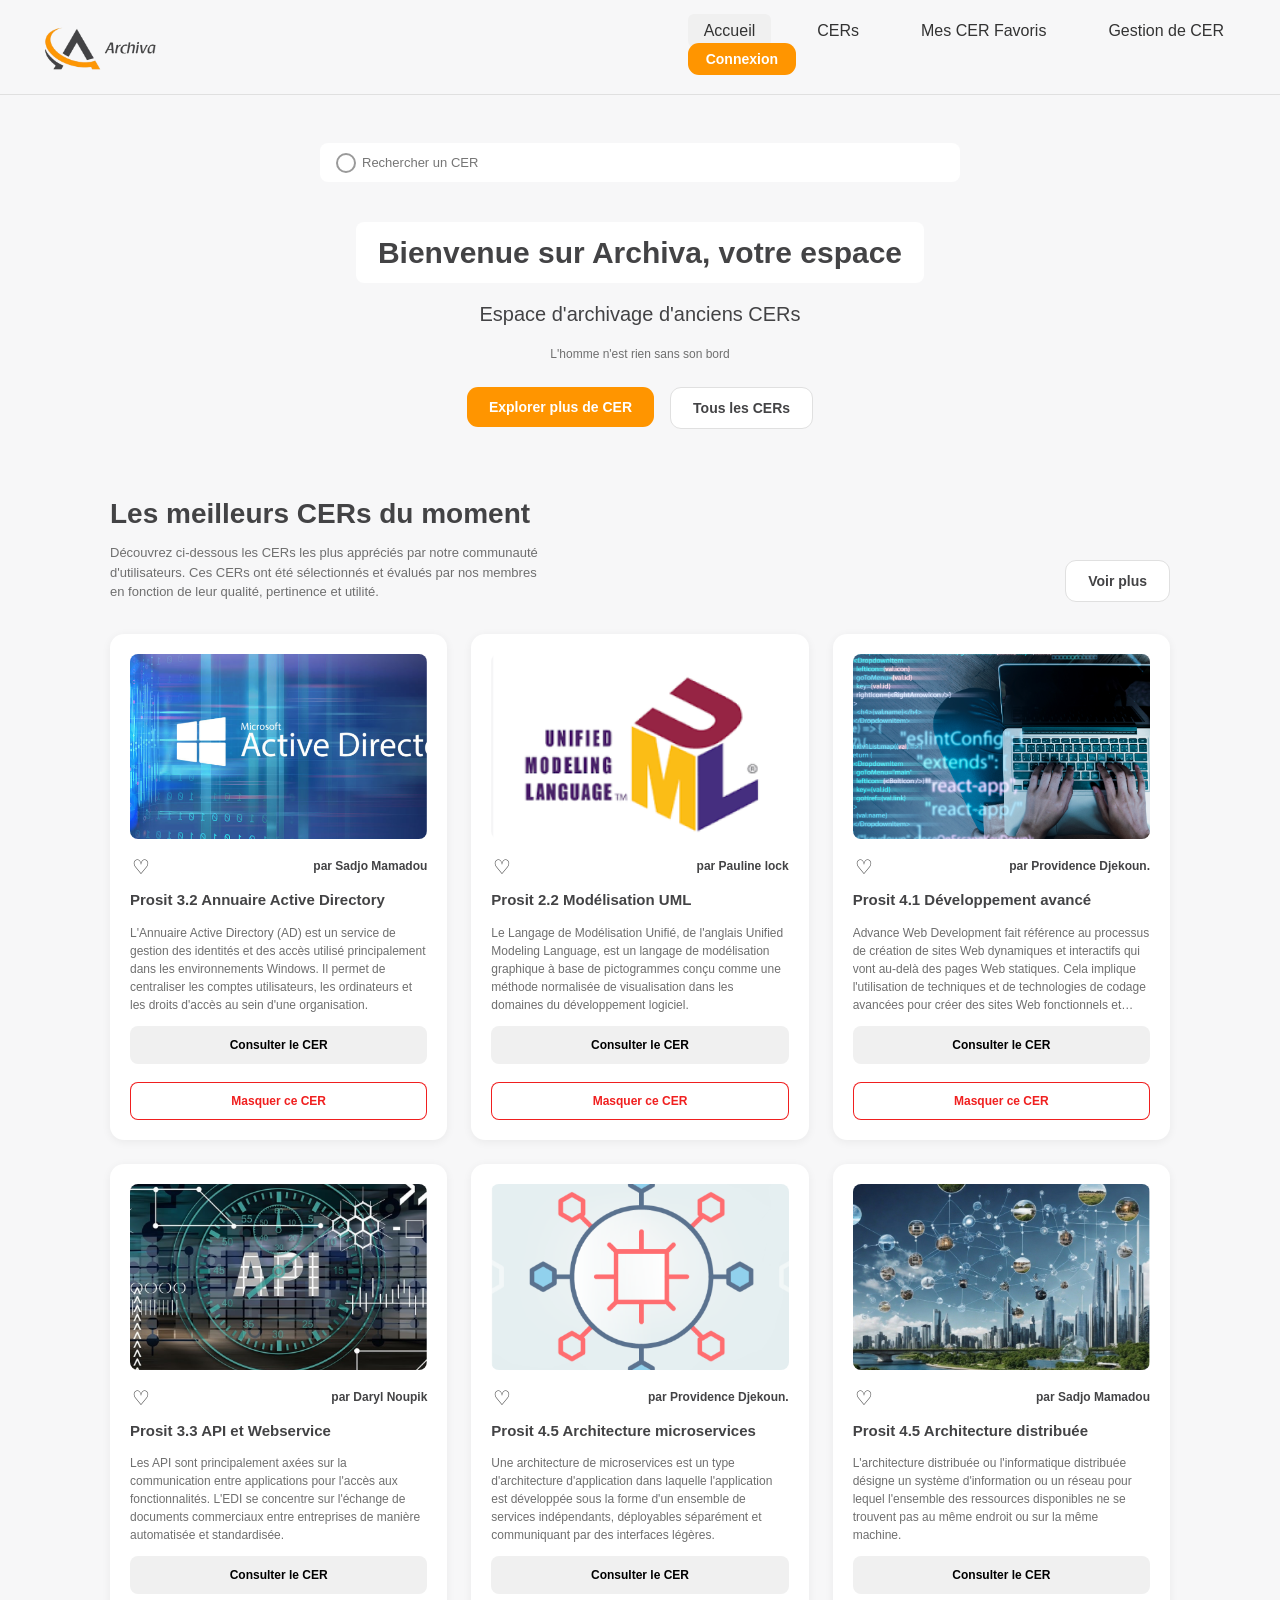
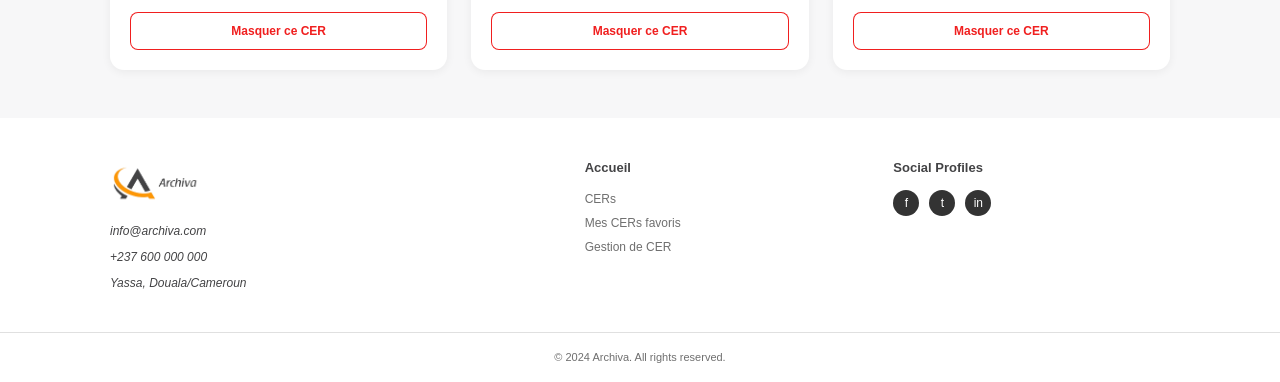
<file: index.html>
<!DOCTYPE html>
<html lang="fr">
<head>
    <meta charset="utf-8">
    <meta name="viewport" content="width=device-width, initial-scale=1.0">
    <title>Archiva - Accueil</title>
    <link rel="stylesheet" href="styles/style.css">
    <link rel="stylesheet" href="styles/header.css">
    <link rel="stylesheet" href="styles/hero.css">
    <link rel="stylesheet" href="styles/cards.css">
    <link rel="stylesheet" href="styles/footer.css">
    <link rel="stylesheet" href="styles/responsive.css">
</head>
<body>

    <header>
        <nav>
            <div class="logo">
                <img src="assets/images/logo.png" alt="Archiva logo">
            </div>

            <!-- Menu mobile sans JavaScript : case cochée = menu ouvert -->
            <input type="checkbox" id="menu-toggle" class="nav_toggle">
            <label for="menu-toggle" class="nav_burger" aria-label="Ouvrir le menu"><span></span></label>

            <div class="nav_panel">
                <label for="menu-toggle" class="nav_close" aria-label="Fermer le menu">&times;</label>
                <ul>
                    <li><a href="index.html" class="nav_link nav_link--active">Accueil</a></li>
                    <li><a href="cers.html" class="nav_link">CERs</a></li>
                    <li><a href="favoris.html" class="nav_link">Mes CER Favoris</a></li>
                    <li><a href="mes-cers.html" class="nav_link">Gestion de CER</a></li>
                </ul>
                <a href="connexion.html"><button class="connexion">Connexion</button></a>
            </div>
        </nav>
    </header>

    <main>
        <section class="hero container">
            <div class="hero_search">
                <input type="search" placeholder="Rechercher un CER">
            </div>
            <h1 class="hero_title">Bienvenue sur Archiva, votre espace</h1>
            <p class="hero_subtitle">Espace d'archivage d'anciens CERs</p>
            <p class="hero_quote">L'homme n'est rien sans son bord</p>
            <div class="hero_actions">
                <a href="cers.html"><button class="btn btn--primary">Explorer plus de CER</button></a>
                <a href="cers.html"><button class="btn btn--secondary">Tous les CERs</button></a>
            </div>
        </section>

        <section class="featured container">
            <div class="featured_header">
                <div>
                    <h2 class="featured_title">Les meilleurs CERs du moment</h2>
                    <p class="featured_text">Découvrez ci-dessous les CERs les plus appréciés par notre communauté d'utilisateurs. Ces CERs ont été sélectionnés et évalués par nos membres en fonction de leur qualité, pertinence et utilité.</p>
                </div>
                <button type="button" id="btn-voir-plus" class="btn btn--secondary">Voir plus</button>
            </div>

            <div class="card_list">
            <article class="card">
                <img class="card_image" src="assets/images/active-directory.png" alt="Active Directory">
                <div class="card_body">
                    <div class="card_meta">
                        <button type="button" class="card_fav" aria-label="Ajouter aux favoris"></button>
                        <span>par Sadjo Mamadou</span>
                    </div>
                    <h3 class="card_title">Prosit 3.2 Annuaire Active Directory</h3>
                    <p class="card_text">L'Annuaire Active Directory (AD) est un service de gestion des identités et des accès utilisé principalement dans les environnements Windows. Il permet de centraliser les comptes utilisateurs, les ordinateurs et les droits d'accès au sein d'une organisation.</p>
                    <button type="button" class="card_btn">Consulter le CER</button>
                </div>
            </article>
            <article class="card">
                <img class="card_image" src="assets/images/uml.png" alt="Unified Modeling Language">
                <div class="card_body">
                    <div class="card_meta">
                        <button type="button" class="card_fav" aria-label="Ajouter aux favoris"></button>
                        <span>par Pauline lock</span>
                    </div>
                    <h3 class="card_title">Prosit 2.2 Modélisation UML</h3>
                    <p class="card_text">Le Langage de Modélisation Unifié, de l'anglais Unified Modeling Language, est un langage de modélisation graphique à base de pictogrammes conçu comme une méthode normalisée de visualisation dans les domaines du développement logiciel.</p>
                    <button type="button" class="card_btn">Consulter le CER</button>
                </div>
            </article>
            <article class="card">
                <img class="card_image" src="assets/images/advanced-dev.png" alt="Développement avancé">
                <div class="card_body">
                    <div class="card_meta">
                        <button type="button" class="card_fav" aria-label="Ajouter aux favoris"></button>
                        <span>par Providence Djekoun.</span>
                    </div>
                    <h3 class="card_title">Prosit 4.1 Développement avancé</h3>
                    <p class="card_text">Advance Web Development fait référence au processus de création de sites Web dynamiques et interactifs qui vont au-delà des pages Web statiques. Cela implique l'utilisation de techniques et de technologies de codage avancées pour créer des sites Web fonctionnels et visuellement attrayants qui améliorent l'expérience utilisateur.</p>
                    <button type="button" class="card_btn">Consulter le CER</button>
                </div>
            </article>
            <article class="card">
                <img class="card_image" src="assets/images/api.png" alt="API et Webservice">
                <div class="card_body">
                    <div class="card_meta">
                        <button type="button" class="card_fav" aria-label="Ajouter aux favoris"></button>
                        <span>par Daryl Noupik</span>
                    </div>
                    <h3 class="card_title">Prosit 3.3 API et Webservice</h3>
                    <p class="card_text">Les API sont principalement axées sur la communication entre applications pour l'accès aux fonctionnalités. L'EDI se concentre sur l'échange de documents commerciaux entre entreprises de manière automatisée et standardisée.</p>
                    <button type="button" class="card_btn">Consulter le CER</button>
                </div>
            </article>
            <article class="card">
                <img class="card_image" src="assets/images/microservices.png" alt="Architecture microservices">
                <div class="card_body">
                    <div class="card_meta">
                        <button type="button" class="card_fav" aria-label="Ajouter aux favoris"></button>
                        <span>par Providence Djekoun.</span>
                    </div>
                    <h3 class="card_title">Prosit 4.5 Architecture microservices</h3>
                    <p class="card_text">Une architecture de microservices est un type d'architecture d'application dans laquelle l'application est développée sous la forme d'un ensemble de services indépendants, déployables séparément et communiquant par des interfaces légères.</p>
                    <button type="button" class="card_btn">Consulter le CER</button>
                </div>
            </article>
            <article class="card">
                <img class="card_image" src="assets/images/distributed.png" alt="Architecture distribuée">
                <div class="card_body">
                    <div class="card_meta">
                        <button type="button" class="card_fav" aria-label="Ajouter aux favoris"></button>
                        <span>par Sadjo Mamadou</span>
                    </div>
                    <h3 class="card_title">Prosit 4.5 Architecture distribuée</h3>
                    <p class="card_text">L'architecture distribuée ou l'informatique distribuée désigne un système d'information ou un réseau pour lequel l'ensemble des ressources disponibles ne se trouvent pas au même endroit ou sur la même machine.</p>
                    <button type="button" class="card_btn">Consulter le CER</button>
                </div>
            </article>
            </div>
        </section>
    </main>

    <footer>
        <div class="footer_container container">
            <div class="footer_brand">
                <img class="footer_logo" src="assets/images/logo.png" alt="Archiva logo">
                <address class="footer_contact">
                    <p>info@archiva.com</p>
                    <p>+237 600 000 000</p>
                    <p>Yassa, Douala/Cameroun</p>
                </address>
            </div>

            <nav>
                <h3 class="footer_title"><a href="index.html">Accueil</a></h3>
                <ul class="footer_links">
                    <li><a href="cers.html">CERs</a></li>
                    <li><a href="favoris.html">Mes CERs favoris</a></li>
                    <li><a href="mes-cers.html">Gestion de CER</a></li>
                </ul>
            </nav>

            <div>
                <h3 class="footer_title">Social Profiles</h3>
                <div class="footer_icons">
                    <a href="#" class="footer_icon" aria-label="Facebook">f</a>
                    <a href="#" class="footer_icon" aria-label="Twitter">t</a>
                    <a href="#" class="footer_icon" aria-label="LinkedIn">in</a>
                </div>
            </div>
        </div>
        <p class="footer_copyright">&copy; 2024 Archiva. All rights reserved.</p>
    </footer>

    <script src="https://code.jquery.com/jquery-3.7.1.min.js"></script>
    <script src="script.js" defer></script>
</body>
</html>
</file>
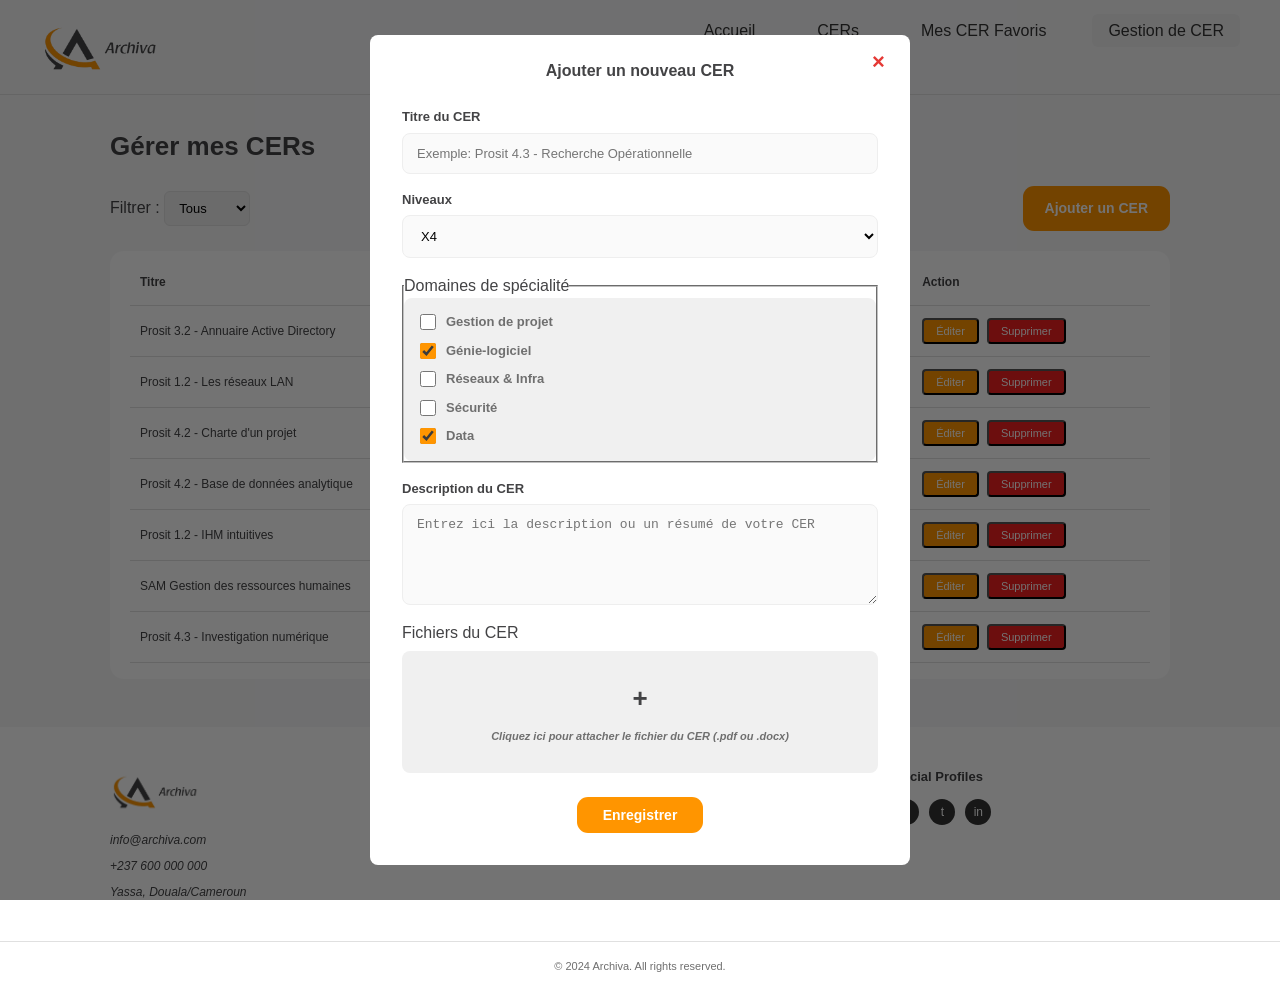
<file: add-cer.html>
<!DOCTYPE html>
<html lang="fr">
<head>
    <meta charset="utf-8">
    <meta name="viewport" content="width=device-width, initial-scale=1.0">
    <title>Archiva - Ajouter un CER</title>
    <link rel="stylesheet" href="styles/style.css">
    <link rel="stylesheet" href="styles/header.css">
    <link rel="stylesheet" href="styles/table.css">
    <link rel="stylesheet" href="styles/catalog.css">
    <link rel="stylesheet" href="styles/modal.css">
    <link rel="stylesheet" href="styles/footer.css">
    <link rel="stylesheet" href="styles/responsive.css">
</head>
<body>

    <header>
        <nav>
            <div class="logo">
                <img src="assets/images/logo.png" alt="Archiva logo">
            </div>

            <!-- Menu mobile sans JavaScript : case cochée = menu ouvert -->
            <input type="checkbox" id="menu-toggle" class="nav_toggle">
            <label for="menu-toggle" class="nav_burger" aria-label="Ouvrir le menu"><span></span></label>

            <div class="nav_panel">
                <label for="menu-toggle" class="nav_close" aria-label="Fermer le menu">&times;</label>
                <ul>
                    <li><a href="index.html" class="nav_link">Accueil</a></li>
                    <li><a href="cers.html" class="nav_link">CERs</a></li>
                    <li><a href="favoris.html" class="nav_link">Mes CER Favoris</a></li>
                    <li><a href="mes-cers.html" class="nav_link nav_link--active">Gestion de CER</a></li>
                </ul>
                <a href="connexion.html"><button class="connexion">Connexion</button></a>
            </div>
        </nav>
    </header>

    <main class="container">
        <h1 class="page_title">Gérer mes CERs</h1>

        <div class="manage_bar">
            <label>Filtrer :
                <select>
                    <option>Tous</option>
                    <option>X1</option><option>X2</option><option>X3</option><option>X4</option><option>X5</option>
                </select>
            </label>
            <a href="add-cer.html" class="btn btn--primary">Ajouter un CER</a>
        </div>

        <div class="table_wrapper">
            <table>
                <thead>
                    <tr>
                        <th>Titre</th>
                        <th>Spécialité</th>
                        <th>Niveaux</th>
                        <th>Date &uarr;</th>
                        <th>Action</th>
                    </tr>
                </thead>
                <tbody>
                <tr>
                    <td>Prosit 3.2 - Annuaire Active Directory</td>
                    <td>Réseaux et Infra; Sécurité</td>
                    <td>X3</td>
                    <td>11/07/2024</td>
                    <td>
                        <div class="table_actions">
                            <button class="btn--table btn--edit">Éditer</button>
                            <button class="btn--table btn--delete">Supprimer</button>
                        </div>
                    </td>
                </tr>
                <tr>
                    <td>Prosit 1.2 - Les réseaux LAN</td>
                    <td>Réseaux et Infra; Sécurité</td>
                    <td>X1</td>
                    <td>13/02/2024</td>
                    <td>
                        <div class="table_actions">
                            <button class="btn--table btn--edit">Éditer</button>
                            <button class="btn--table btn--delete">Supprimer</button>
                        </div>
                    </td>
                </tr>
                <tr>
                    <td>Prosit 4.2 - Charte d'un projet</td>
                    <td>Gestion de projet</td>
                    <td>X4</td>
                    <td>01/07/2024</td>
                    <td>
                        <div class="table_actions">
                            <button class="btn--table btn--edit">Éditer</button>
                            <button class="btn--table btn--delete">Supprimer</button>
                        </div>
                    </td>
                </tr>
                <tr>
                    <td>Prosit 4.2 - Base de données analytique</td>
                    <td>Data</td>
                    <td>X3</td>
                    <td>11/07/2024</td>
                    <td>
                        <div class="table_actions">
                            <button class="btn--table btn--edit">Éditer</button>
                            <button class="btn--table btn--delete">Supprimer</button>
                        </div>
                    </td>
                </tr>
                <tr>
                    <td>Prosit 1.2 - IHM intuitives</td>
                    <td>Génie-logiciel</td>
                    <td>X1</td>
                    <td>11/07/2024</td>
                    <td>
                        <div class="table_actions">
                            <button class="btn--table btn--edit">Éditer</button>
                            <button class="btn--table btn--delete">Supprimer</button>
                        </div>
                    </td>
                </tr>
                <tr>
                    <td>SAM Gestion des ressources humaines</td>
                    <td>Gestion de projet</td>
                    <td>X5</td>
                    <td>11/09/2024</td>
                    <td>
                        <div class="table_actions">
                            <button class="btn--table btn--edit">Éditer</button>
                            <button class="btn--table btn--delete">Supprimer</button>
                        </div>
                    </td>
                </tr>
                <tr>
                    <td>Prosit 4.3 - Investigation numérique</td>
                    <td>Sécurité</td>
                    <td>X3</td>
                    <td>11/07/2024</td>
                    <td>
                        <div class="table_actions">
                            <button class="btn--table btn--edit">Éditer</button>
                            <button class="btn--table btn--delete">Supprimer</button>
                        </div>
                    </td>
                </tr>
                </tbody>
            </table>
        </div>
    </main>

    <div class="modal">
        <div class="modal_dialog">
            <a href="mes-cers.html" class="modal_close" aria-label="Fermer">&times;</a>
            <h2 class="modal_title">Ajouter un nouveau CER</h2>

            <form action="#" method="post">
                <div class="field">
                    <label for="titre">Titre du CER</label>
                    <input type="text" id="titre" name="titre" placeholder="Exemple: Prosit 4.3 - Recherche Opérationnelle" required>
                </div>

                <div class="field">
                    <label for="niveau">Niveaux</label>
                    <select id="niveau" name="niveau">
                        <option>X1</option><option>X2</option><option>X3</option><option selected>X4</option><option>X5</option>
                    </select>
                </div>

                <fieldset class="field">
                    <legend>Domaines de spécialité</legend>
                    <div class="checkbox_box">
                <label class="option"><input type="checkbox" name="domaine"> Gestion de projet</label>
                <label class="option"><input type="checkbox" name="domaine" checked> Génie-logiciel</label>
                <label class="option"><input type="checkbox" name="domaine"> Réseaux & Infra</label>
                <label class="option"><input type="checkbox" name="domaine"> Sécurité</label>
                <label class="option"><input type="checkbox" name="domaine" checked> Data</label>
                    </div>
                </fieldset>

                <div class="field">
                    <label for="description">Description du CER</label>
                    <textarea id="description" name="description" rows="5" placeholder="Entrez ici la description ou un résumé de votre CER"></textarea>
                </div>

                <div class="field">
                    <span>Fichiers du CER</span>
                    <label class="dropzone">
                        <input type="file" name="fichier" accept=".pdf,.docx">
                        <span class="dropzone_icon">+</span>
                        <span class="dropzone_text">Cliquez ici pour attacher le fichier du CER (.pdf ou .docx)</span>
                    </label>
                </div>

                <button type="submit" class="btn btn--primary modal_submit">Enregistrer</button>
            </form>
        </div>
    </div>

    <footer>
        <div class="footer_container container">
            <div class="footer_brand">
                <img class="footer_logo" src="assets/images/logo.png" alt="Archiva logo">
                <address class="footer_contact">
                    <p>info@archiva.com</p>
                    <p>+237 600 000 000</p>
                    <p>Yassa, Douala/Cameroun</p>
                </address>
            </div>

            <nav>
                <h3 class="footer_title"><a href="index.html">Accueil</a></h3>
                <ul class="footer_links">
                    <li><a href="cers.html">CERs</a></li>
                    <li><a href="favoris.html">Mes CERs favoris</a></li>
                    <li><a href="mes-cers.html">Gestion de CER</a></li>
                </ul>
            </nav>

            <div>
                <h3 class="footer_title">Social Profiles</h3>
                <div class="footer_icons">
                    <a href="#" class="footer_icon" aria-label="Facebook">f</a>
                    <a href="#" class="footer_icon" aria-label="Twitter">t</a>
                    <a href="#" class="footer_icon" aria-label="LinkedIn">in</a>
                </div>
            </div>
        </div>
        <p class="footer_copyright">&copy; 2024 Archiva. All rights reserved.</p>
    </footer>

    <script src="https://code.jquery.com/jquery-3.7.1.min.js"></script>
    <script src="script.js" defer></script>
</body>
</html>
</file>
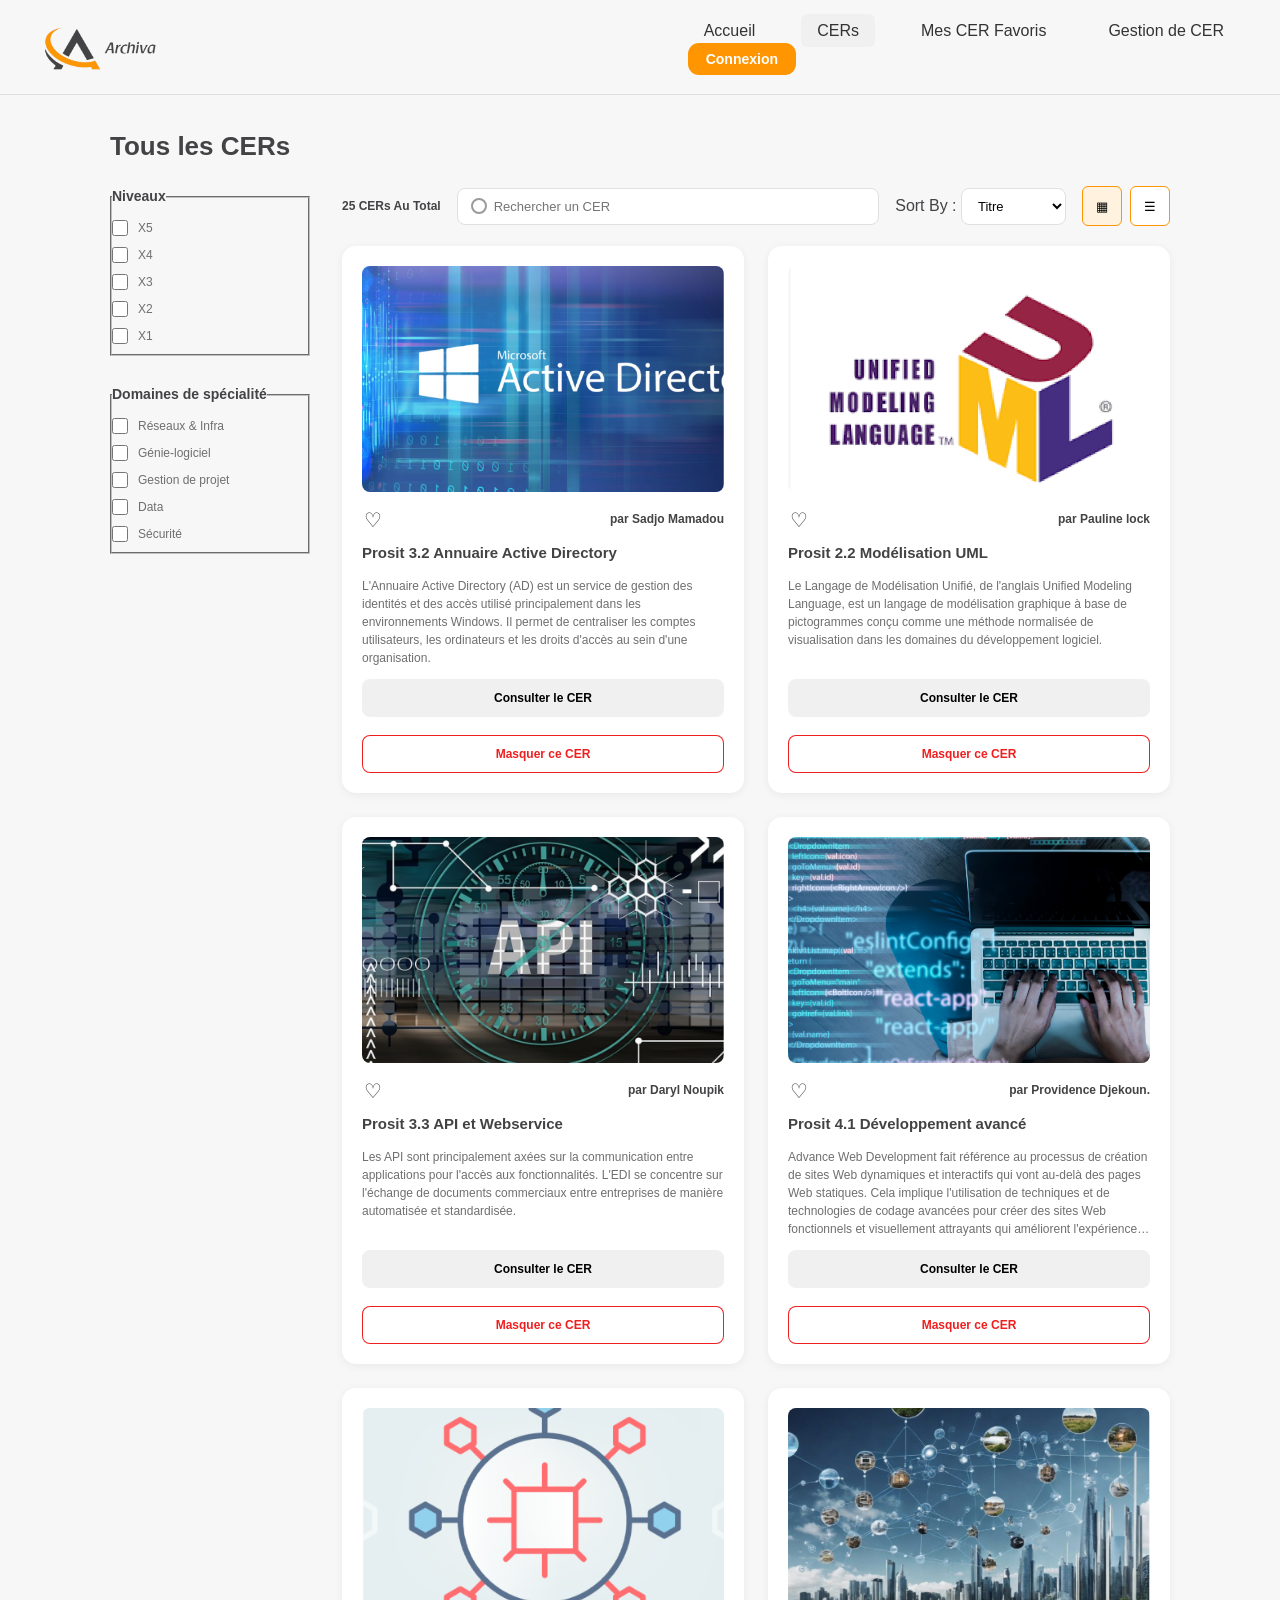
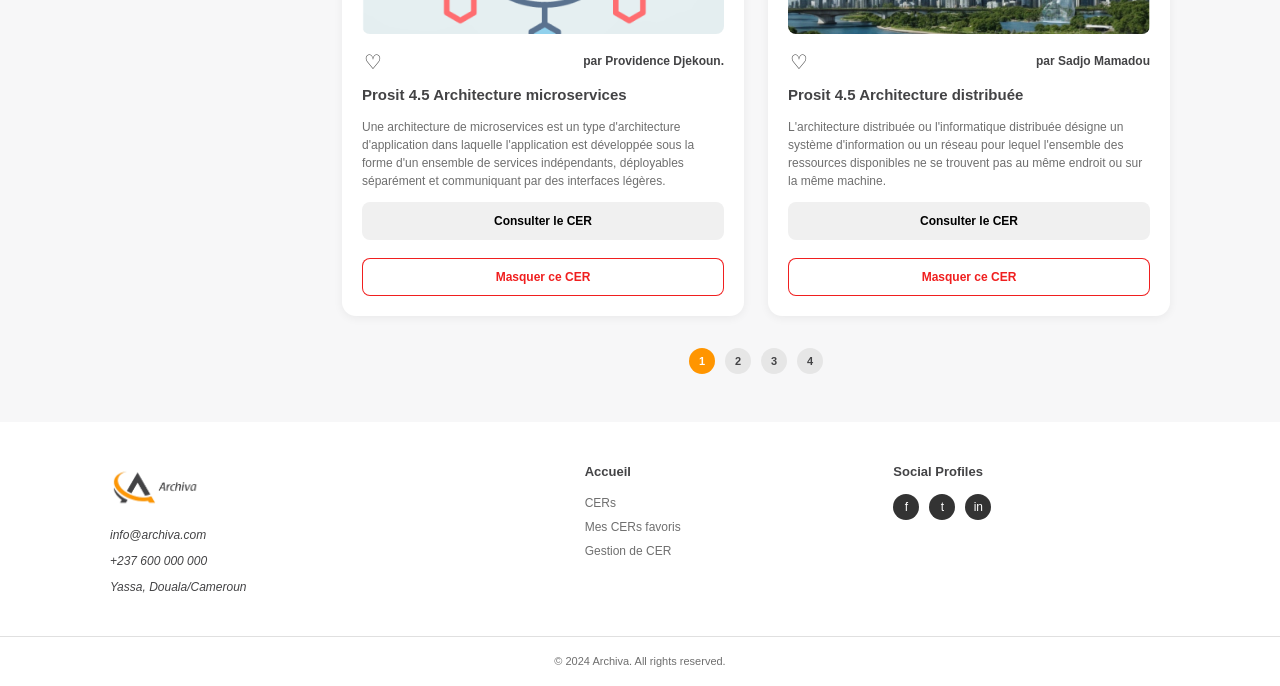
<file: cers.html>
<!DOCTYPE html>
<html lang="fr">
<head>
    <meta charset="utf-8">
    <meta name="viewport" content="width=device-width, initial-scale=1.0">
    <title>Archiva - Tous les CERs</title>
    <link rel="stylesheet" href="styles/style.css">
    <link rel="stylesheet" href="styles/header.css">
    <link rel="stylesheet" href="styles/cards.css">
    <link rel="stylesheet" href="styles/catalog.css">
    <link rel="stylesheet" href="styles/footer.css">
    <link rel="stylesheet" href="styles/responsive.css">
</head>
<body>

    <header>
        <nav>
            <div class="logo">
                <img src="assets/images/logo.png" alt="Archiva logo">
            </div>

            <!-- Menu mobile sans JavaScript : case cochée = menu ouvert -->
            <input type="checkbox" id="menu-toggle" class="nav_toggle">
            <label for="menu-toggle" class="nav_burger" aria-label="Ouvrir le menu"><span></span></label>

            <div class="nav_panel">
                <label for="menu-toggle" class="nav_close" aria-label="Fermer le menu">&times;</label>
                <ul>
                    <li><a href="index.html" class="nav_link">Accueil</a></li>
                    <li><a href="cers.html" class="nav_link nav_link--active">CERs</a></li>
                    <li><a href="favoris.html" class="nav_link">Mes CER Favoris</a></li>
                    <li><a href="mes-cers.html" class="nav_link">Gestion de CER</a></li>
                </ul>
                <a href="connexion.html"><button class="connexion">Connexion</button></a>
            </div>
        </nav>
    </header>

    <main class="container">
        <h1 class="page_title">Tous les CERs</h1>
        <div class="catalog">
        <aside class="filters">
            <fieldset class="filters_group">
                <legend class="filters_title">Niveaux</legend>
                <label class="option"><input type="checkbox" name="niveau"> X5</label>
                <label class="option"><input type="checkbox" name="niveau"> X4</label>
                <label class="option"><input type="checkbox" name="niveau"> X3</label>
                <label class="option"><input type="checkbox" name="niveau"> X2</label>
                <label class="option"><input type="checkbox" name="niveau"> X1</label>
            </fieldset>
            <fieldset class="filters_group">
                <legend class="filters_title">Domaines de spécialité</legend>
                <label class="option"><input type="checkbox" name="domaine"> Réseaux & Infra</label>
                <label class="option"><input type="checkbox" name="domaine"> Génie-logiciel</label>
                <label class="option"><input type="checkbox" name="domaine"> Gestion de projet</label>
                <label class="option"><input type="checkbox" name="domaine"> Data</label>
                <label class="option"><input type="checkbox" name="domaine"> Sécurité</label>
            </fieldset>
        </aside>

            <section>
            <div class="toolbar">
                <p class="toolbar_count">25 CERs Au Total</p>
                <div class="toolbar_search">
                    <input type="search" placeholder="Rechercher un CER">
                </div>
                <label class="toolbar_sort">Sort By :
                    <select class="select">
                        <option>Titre</option>
                        <option>Date</option>
                        <option>Niveau</option>
                    </select>
                </label>
                <div class="view_toggle">
                    <button type="button" class="view_toggle--active" aria-label="Vue grille">&#9638;</button>
                    <button type="button" aria-label="Vue liste">&#9776;</button>
                </div>
            </div>
                <div class="card_list">
            <article class="card">
                <img class="card_image" src="assets/images/active-directory.png" alt="Active Directory">
                <div class="card_body">
                    <div class="card_meta">
                        <button type="button" class="card_fav" aria-label="Ajouter aux favoris"></button>
                        <span>par Sadjo Mamadou</span>
                    </div>
                    <h3 class="card_title">Prosit 3.2 Annuaire Active Directory</h3>
                    <p class="card_text">L'Annuaire Active Directory (AD) est un service de gestion des identités et des accès utilisé principalement dans les environnements Windows. Il permet de centraliser les comptes utilisateurs, les ordinateurs et les droits d'accès au sein d'une organisation.</p>
                    <button type="button" class="card_btn">Consulter le CER</button>
                </div>
            </article>
            <article class="card">
                <img class="card_image" src="assets/images/uml.png" alt="Unified Modeling Language">
                <div class="card_body">
                    <div class="card_meta">
                        <button type="button" class="card_fav" aria-label="Ajouter aux favoris"></button>
                        <span>par Pauline lock</span>
                    </div>
                    <h3 class="card_title">Prosit 2.2 Modélisation UML</h3>
                    <p class="card_text">Le Langage de Modélisation Unifié, de l'anglais Unified Modeling Language, est un langage de modélisation graphique à base de pictogrammes conçu comme une méthode normalisée de visualisation dans les domaines du développement logiciel.</p>
                    <button type="button" class="card_btn">Consulter le CER</button>
                </div>
            </article>
            <article class="card">
                <img class="card_image" src="assets/images/api.png" alt="API et Webservice">
                <div class="card_body">
                    <div class="card_meta">
                        <button type="button" class="card_fav" aria-label="Ajouter aux favoris"></button>
                        <span>par Daryl Noupik</span>
                    </div>
                    <h3 class="card_title">Prosit 3.3 API et Webservice</h3>
                    <p class="card_text">Les API sont principalement axées sur la communication entre applications pour l'accès aux fonctionnalités. L'EDI se concentre sur l'échange de documents commerciaux entre entreprises de manière automatisée et standardisée.</p>
                    <button type="button" class="card_btn">Consulter le CER</button>
                </div>
            </article>
            <article class="card">
                <img class="card_image" src="assets/images/advanced-dev.png" alt="Développement avancé">
                <div class="card_body">
                    <div class="card_meta">
                        <button type="button" class="card_fav" aria-label="Ajouter aux favoris"></button>
                        <span>par Providence Djekoun.</span>
                    </div>
                    <h3 class="card_title">Prosit 4.1 Développement avancé</h3>
                    <p class="card_text">Advance Web Development fait référence au processus de création de sites Web dynamiques et interactifs qui vont au-delà des pages Web statiques. Cela implique l'utilisation de techniques et de technologies de codage avancées pour créer des sites Web fonctionnels et visuellement attrayants qui améliorent l'expérience utilisateur.</p>
                    <button type="button" class="card_btn">Consulter le CER</button>
                </div>
            </article>
            <article class="card">
                <img class="card_image" src="assets/images/microservices.png" alt="Architecture microservices">
                <div class="card_body">
                    <div class="card_meta">
                        <button type="button" class="card_fav" aria-label="Ajouter aux favoris"></button>
                        <span>par Providence Djekoun.</span>
                    </div>
                    <h3 class="card_title">Prosit 4.5 Architecture microservices</h3>
                    <p class="card_text">Une architecture de microservices est un type d'architecture d'application dans laquelle l'application est développée sous la forme d'un ensemble de services indépendants, déployables séparément et communiquant par des interfaces légères.</p>
                    <button type="button" class="card_btn">Consulter le CER</button>
                </div>
            </article>
            <article class="card">
                <img class="card_image" src="assets/images/distributed.png" alt="Architecture distribuée">
                <div class="card_body">
                    <div class="card_meta">
                        <button type="button" class="card_fav" aria-label="Ajouter aux favoris"></button>
                        <span>par Sadjo Mamadou</span>
                    </div>
                    <h3 class="card_title">Prosit 4.5 Architecture distribuée</h3>
                    <p class="card_text">L'architecture distribuée ou l'informatique distribuée désigne un système d'information ou un réseau pour lequel l'ensemble des ressources disponibles ne se trouvent pas au même endroit ou sur la même machine.</p>
                    <button type="button" class="card_btn">Consulter le CER</button>
                </div>
            </article>
                </div>

                <nav class="pagination">
                    <a href="#" class="pagination_item pagination_item--active">1</a>
                    <a href="#" class="pagination_item">2</a>
                    <a href="#" class="pagination_item">3</a>
                    <a href="#" class="pagination_item">4</a>
                </nav>
            </section>
        </div>
    </main>

    <footer>
        <div class="footer_container container">
            <div class="footer_brand">
                <img class="footer_logo" src="assets/images/logo.png" alt="Archiva logo">
                <address class="footer_contact">
                    <p>info@archiva.com</p>
                    <p>+237 600 000 000</p>
                    <p>Yassa, Douala/Cameroun</p>
                </address>
            </div>

            <nav>
                <h3 class="footer_title"><a href="index.html">Accueil</a></h3>
                <ul class="footer_links">
                    <li><a href="cers.html">CERs</a></li>
                    <li><a href="favoris.html">Mes CERs favoris</a></li>
                    <li><a href="mes-cers.html">Gestion de CER</a></li>
                </ul>
            </nav>

            <div>
                <h3 class="footer_title">Social Profiles</h3>
                <div class="footer_icons">
                    <a href="#" class="footer_icon" aria-label="Facebook">f</a>
                    <a href="#" class="footer_icon" aria-label="Twitter">t</a>
                    <a href="#" class="footer_icon" aria-label="LinkedIn">in</a>
                </div>
            </div>
        </div>
        <p class="footer_copyright">&copy; 2024 Archiva. All rights reserved.</p>
    </footer>

    <script src="https://code.jquery.com/jquery-3.7.1.min.js"></script>
    <script src="script.js" defer></script>
</body>
</html>
</file>
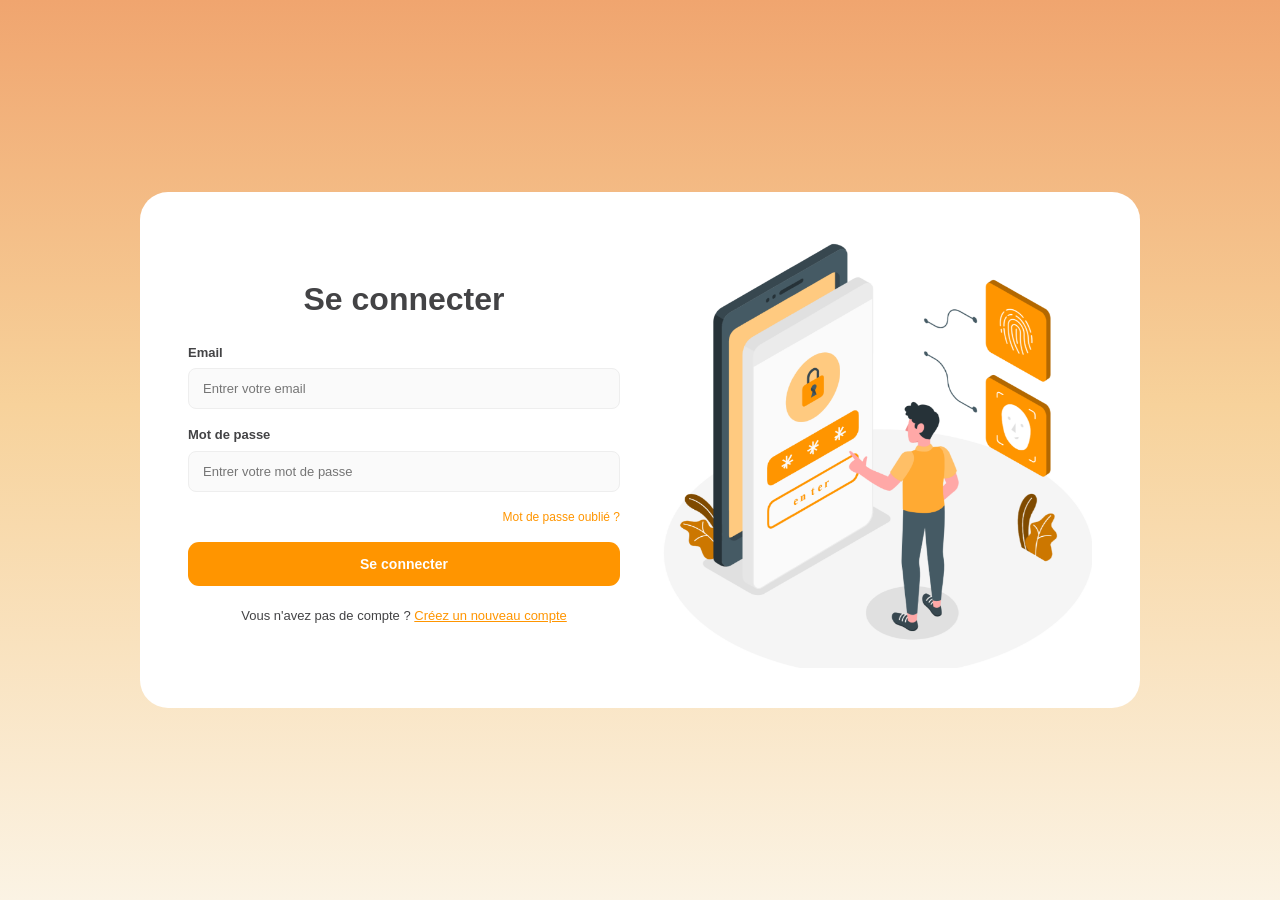
<file: connexion.html>
<!DOCTYPE html>
<html lang="fr">
<head>
    <meta charset="utf-8">
    <meta name="viewport" content="width=device-width, initial-scale=1.0">
    <title>Archiva - Connexion</title>
    <link rel="stylesheet" href="styles/style.css">
    <link rel="stylesheet" href="styles/header.css">
    <link rel="stylesheet" href="styles/auth.css">
    <link rel="stylesheet" href="styles/footer.css">
    <link rel="stylesheet" href="styles/responsive.css">
</head>
<body>

    <main class="auth_page">
        <div class="auth_card">
            <form action="#" method="post">
                <h1 class="auth_title">Se connecter</h1>
                <div class="field">
                    <label for="email">Email</label>
                    <input type="email" id="email" name="email" placeholder="Entrer votre email" required>
                </div>
                <div class="field">
                    <label for="password">Mot de passe</label>
                    <input type="password" id="password" name="password" placeholder="Entrer votre mot de passe" required>
                </div>
                <a href="#" class="auth_forgot">Mot de passe oublié ?</a>
                <button type="submit" class="btn btn--primary btn--block">Se connecter</button>
                <p class="auth_switch">Vous n'avez pas de compte ? <a href="inscription.html">Créez un nouveau compte</a></p>
            </form>
            <img class="auth_illustration" src="assets/images/login.png" alt="">
        </div>
    </main>

    <script src="https://code.jquery.com/jquery-3.7.1.min.js"></script>
    <script src="script.js" defer></script>
</body>
</html>
</file>
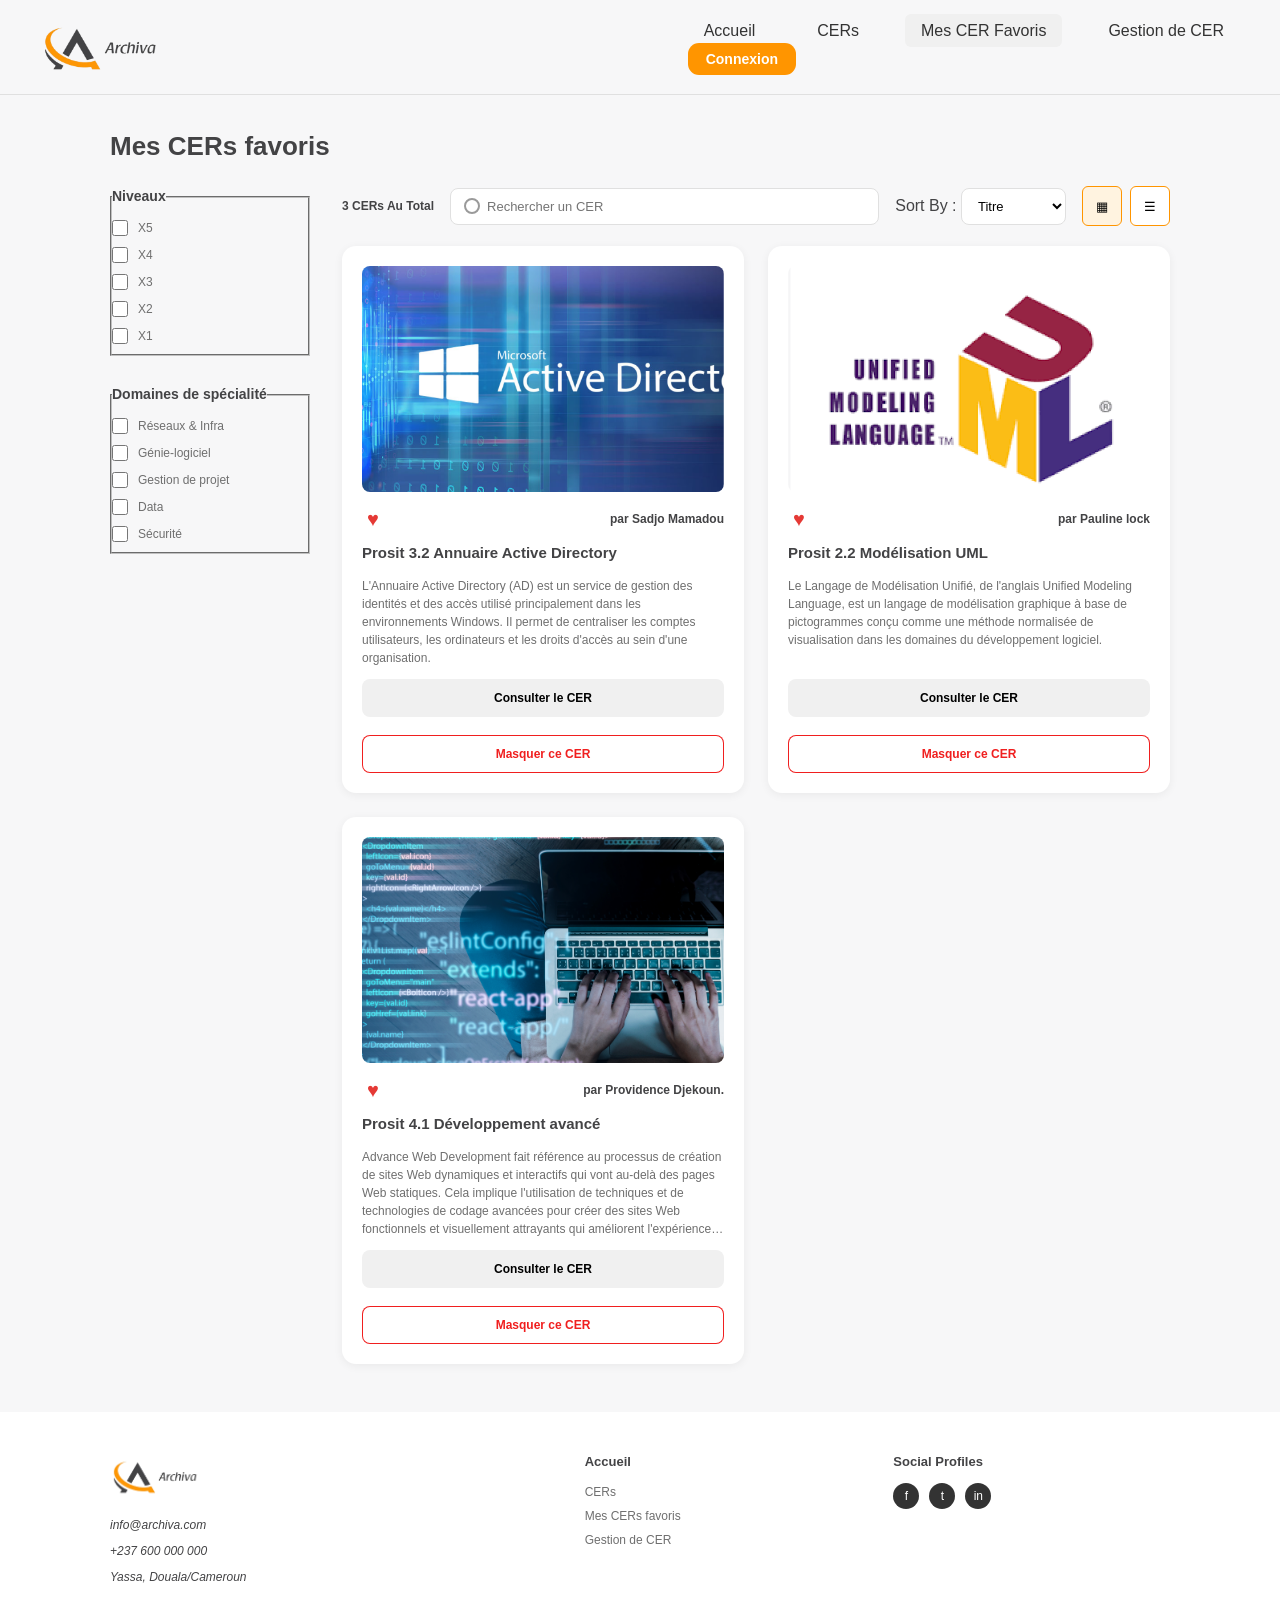
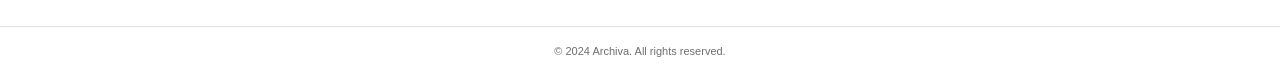
<file: favoris.html>
<!DOCTYPE html>
<html lang="fr">
<head>
    <meta charset="utf-8">
    <meta name="viewport" content="width=device-width, initial-scale=1.0">
    <title>Archiva - Mes CERs favoris</title>
    <link rel="stylesheet" href="styles/style.css">
    <link rel="stylesheet" href="styles/header.css">
    <link rel="stylesheet" href="styles/cards.css">
    <link rel="stylesheet" href="styles/catalog.css">
    <link rel="stylesheet" href="styles/footer.css">
    <link rel="stylesheet" href="styles/responsive.css">
</head>
<body>

    <header>
        <nav>
            <div class="logo">
                <img src="assets/images/logo.png" alt="Archiva logo">
            </div>

            <!-- Menu mobile sans JavaScript : case cochée = menu ouvert -->
            <input type="checkbox" id="menu-toggle" class="nav_toggle">
            <label for="menu-toggle" class="nav_burger" aria-label="Ouvrir le menu"><span></span></label>

            <div class="nav_panel">
                <label for="menu-toggle" class="nav_close" aria-label="Fermer le menu">&times;</label>
                <ul>
                    <li><a href="index.html" class="nav_link">Accueil</a></li>
                    <li><a href="cers.html" class="nav_link">CERs</a></li>
                    <li><a href="favoris.html" class="nav_link nav_link--active">Mes CER Favoris</a></li>
                    <li><a href="mes-cers.html" class="nav_link">Gestion de CER</a></li>
                </ul>
                <a href="connexion.html"><button class="connexion">Connexion</button></a>
            </div>
        </nav>
    </header>

    <main class="container">
        <h1 class="page_title">Mes CERs favoris</h1>
        <div class="catalog">
        <aside class="filters">
            <fieldset class="filters_group">
                <legend class="filters_title">Niveaux</legend>
                <label class="option"><input type="checkbox" name="niveau"> X5</label>
                <label class="option"><input type="checkbox" name="niveau"> X4</label>
                <label class="option"><input type="checkbox" name="niveau"> X3</label>
                <label class="option"><input type="checkbox" name="niveau"> X2</label>
                <label class="option"><input type="checkbox" name="niveau"> X1</label>
            </fieldset>
            <fieldset class="filters_group">
                <legend class="filters_title">Domaines de spécialité</legend>
                <label class="option"><input type="checkbox" name="domaine"> Réseaux & Infra</label>
                <label class="option"><input type="checkbox" name="domaine"> Génie-logiciel</label>
                <label class="option"><input type="checkbox" name="domaine"> Gestion de projet</label>
                <label class="option"><input type="checkbox" name="domaine"> Data</label>
                <label class="option"><input type="checkbox" name="domaine"> Sécurité</label>
            </fieldset>
        </aside>

            <section>
            <div class="toolbar">
                <p class="toolbar_count">3 CERs Au Total</p>
                <div class="toolbar_search">
                    <input type="search" placeholder="Rechercher un CER">
                </div>
                <label class="toolbar_sort">Sort By :
                    <select class="select">
                        <option>Titre</option>
                        <option>Date</option>
                        <option>Niveau</option>
                    </select>
                </label>
                <div class="view_toggle">
                    <button type="button" class="view_toggle--active" aria-label="Vue grille">&#9638;</button>
                    <button type="button" aria-label="Vue liste">&#9776;</button>
                </div>
            </div>
                <div class="card_list">
            <article class="card">
                <img class="card_image" src="assets/images/active-directory.png" alt="Active Directory">
                <div class="card_body">
                    <div class="card_meta">
                        <button type="button" class="card_fav card_fav--active" aria-label="Retirer des favoris"></button>
                        <span>par Sadjo Mamadou</span>
                    </div>
                    <h3 class="card_title">Prosit 3.2 Annuaire Active Directory</h3>
                    <p class="card_text">L'Annuaire Active Directory (AD) est un service de gestion des identités et des accès utilisé principalement dans les environnements Windows. Il permet de centraliser les comptes utilisateurs, les ordinateurs et les droits d'accès au sein d'une organisation.</p>
                    <button type="button" class="card_btn">Consulter le CER</button>
                </div>
            </article>
            <article class="card">
                <img class="card_image" src="assets/images/uml.png" alt="Unified Modeling Language">
                <div class="card_body">
                    <div class="card_meta">
                        <button type="button" class="card_fav card_fav--active" aria-label="Retirer des favoris"></button>
                        <span>par Pauline lock</span>
                    </div>
                    <h3 class="card_title">Prosit 2.2 Modélisation UML</h3>
                    <p class="card_text">Le Langage de Modélisation Unifié, de l'anglais Unified Modeling Language, est un langage de modélisation graphique à base de pictogrammes conçu comme une méthode normalisée de visualisation dans les domaines du développement logiciel.</p>
                    <button type="button" class="card_btn">Consulter le CER</button>
                </div>
            </article>
            <article class="card">
                <img class="card_image" src="assets/images/advanced-dev.png" alt="Développement avancé">
                <div class="card_body">
                    <div class="card_meta">
                        <button type="button" class="card_fav card_fav--active" aria-label="Retirer des favoris"></button>
                        <span>par Providence Djekoun.</span>
                    </div>
                    <h3 class="card_title">Prosit 4.1 Développement avancé</h3>
                    <p class="card_text">Advance Web Development fait référence au processus de création de sites Web dynamiques et interactifs qui vont au-delà des pages Web statiques. Cela implique l'utilisation de techniques et de technologies de codage avancées pour créer des sites Web fonctionnels et visuellement attrayants qui améliorent l'expérience utilisateur.</p>
                    <button type="button" class="card_btn">Consulter le CER</button>
                </div>
            </article>
                </div>
            </section>
        </div>
    </main>

    <footer>
        <div class="footer_container container">
            <div class="footer_brand">
                <img class="footer_logo" src="assets/images/logo.png" alt="Archiva logo">
                <address class="footer_contact">
                    <p>info@archiva.com</p>
                    <p>+237 600 000 000</p>
                    <p>Yassa, Douala/Cameroun</p>
                </address>
            </div>

            <nav>
                <h3 class="footer_title"><a href="index.html">Accueil</a></h3>
                <ul class="footer_links">
                    <li><a href="cers.html">CERs</a></li>
                    <li><a href="favoris.html">Mes CERs favoris</a></li>
                    <li><a href="mes-cers.html">Gestion de CER</a></li>
                </ul>
            </nav>

            <div>
                <h3 class="footer_title">Social Profiles</h3>
                <div class="footer_icons">
                    <a href="#" class="footer_icon" aria-label="Facebook">f</a>
                    <a href="#" class="footer_icon" aria-label="Twitter">t</a>
                    <a href="#" class="footer_icon" aria-label="LinkedIn">in</a>
                </div>
            </div>
        </div>
        <p class="footer_copyright">&copy; 2024 Archiva. All rights reserved.</p>
    </footer>

    <script src="https://code.jquery.com/jquery-3.7.1.min.js"></script>
    <script src="script.js" defer></script>
</body>
</html>
</file>
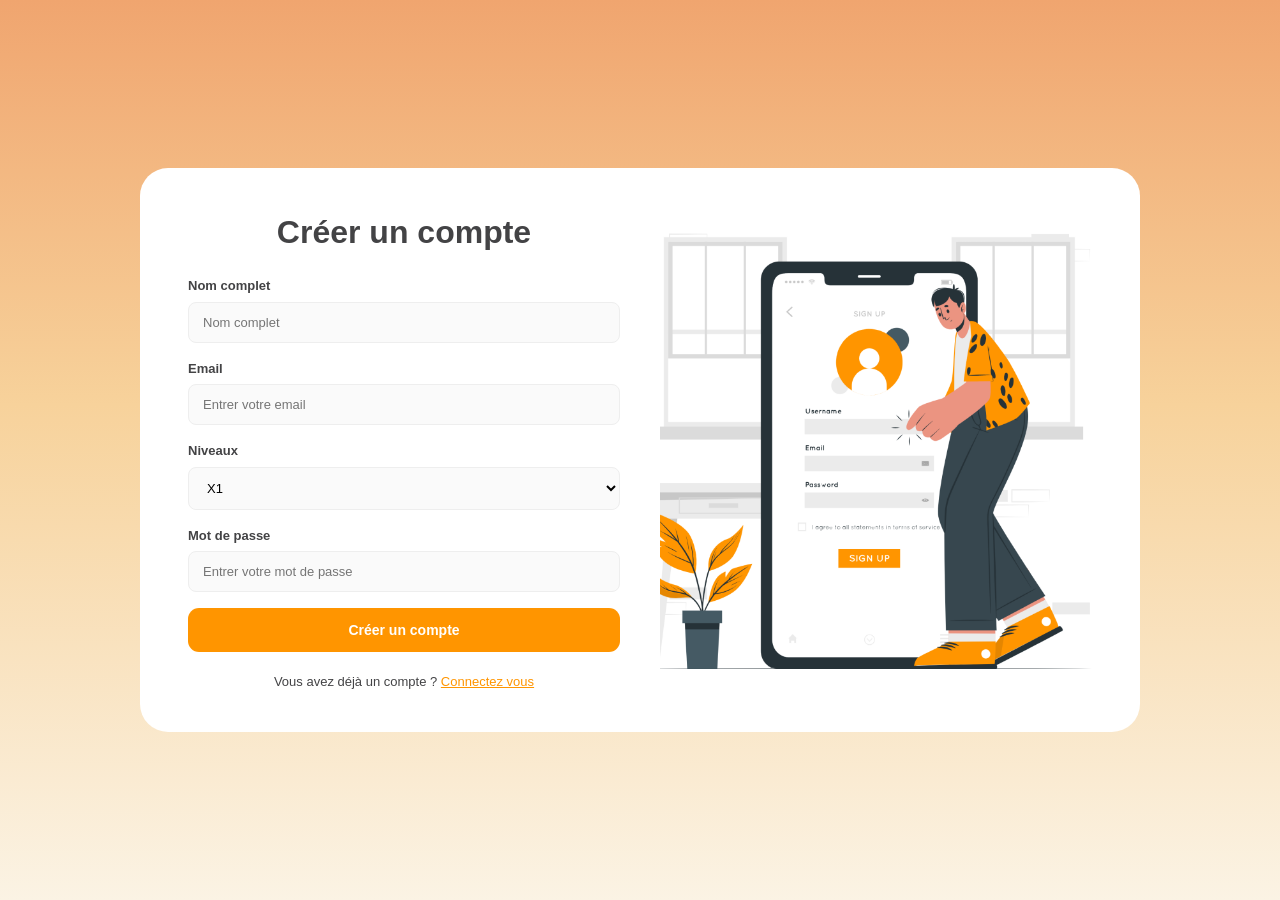
<file: inscription.html>
<!DOCTYPE html>
<html lang="fr">
<head>
    <meta charset="utf-8">
    <meta name="viewport" content="width=device-width, initial-scale=1.0">
    <title>Archiva - Créer un compte</title>
    <link rel="stylesheet" href="styles/style.css">
    <link rel="stylesheet" href="styles/header.css">
    <link rel="stylesheet" href="styles/auth.css">
    <link rel="stylesheet" href="styles/footer.css">
    <link rel="stylesheet" href="styles/responsive.css">
</head>
<body>

    <main class="auth_page">
        <div class="auth_card">
            <form action="#" method="post">
                <h1 class="auth_title">Créer un compte</h1>
                <div class="field">
                    <label for="nom">Nom complet</label>
                    <input type="text" id="nom" name="nom" placeholder="Nom complet" required>
                </div>
                <div class="field">
                    <label for="email">Email</label>
                    <input type="email" id="email" name="email" placeholder="Entrer votre email" required>
                </div>
                <div class="field">
                    <label for="niveau">Niveaux</label>
                    <select id="niveau" name="niveau">
                        <option>X1</option><option>X2</option><option>X3</option><option>X4</option><option>X5</option>
                    </select>
                </div>
                <div class="field">
                    <label for="password">Mot de passe</label>
                    <input type="password" id="password" name="password" placeholder="Entrer votre mot de passe" required>
                </div>
                <button type="submit" class="btn btn--primary btn--block">Créer un compte</button>
                <p class="auth_switch">Vous avez déjà un compte ? <a href="connexion.html">Connectez vous</a></p>
            </form>
            <img class="auth_illustration" src="assets/images/signup.png" alt="">
        </div>
    </main>

    <script src="https://code.jquery.com/jquery-3.7.1.min.js"></script>
    <script src="script.js" defer></script>
</body>
</html>
</file>
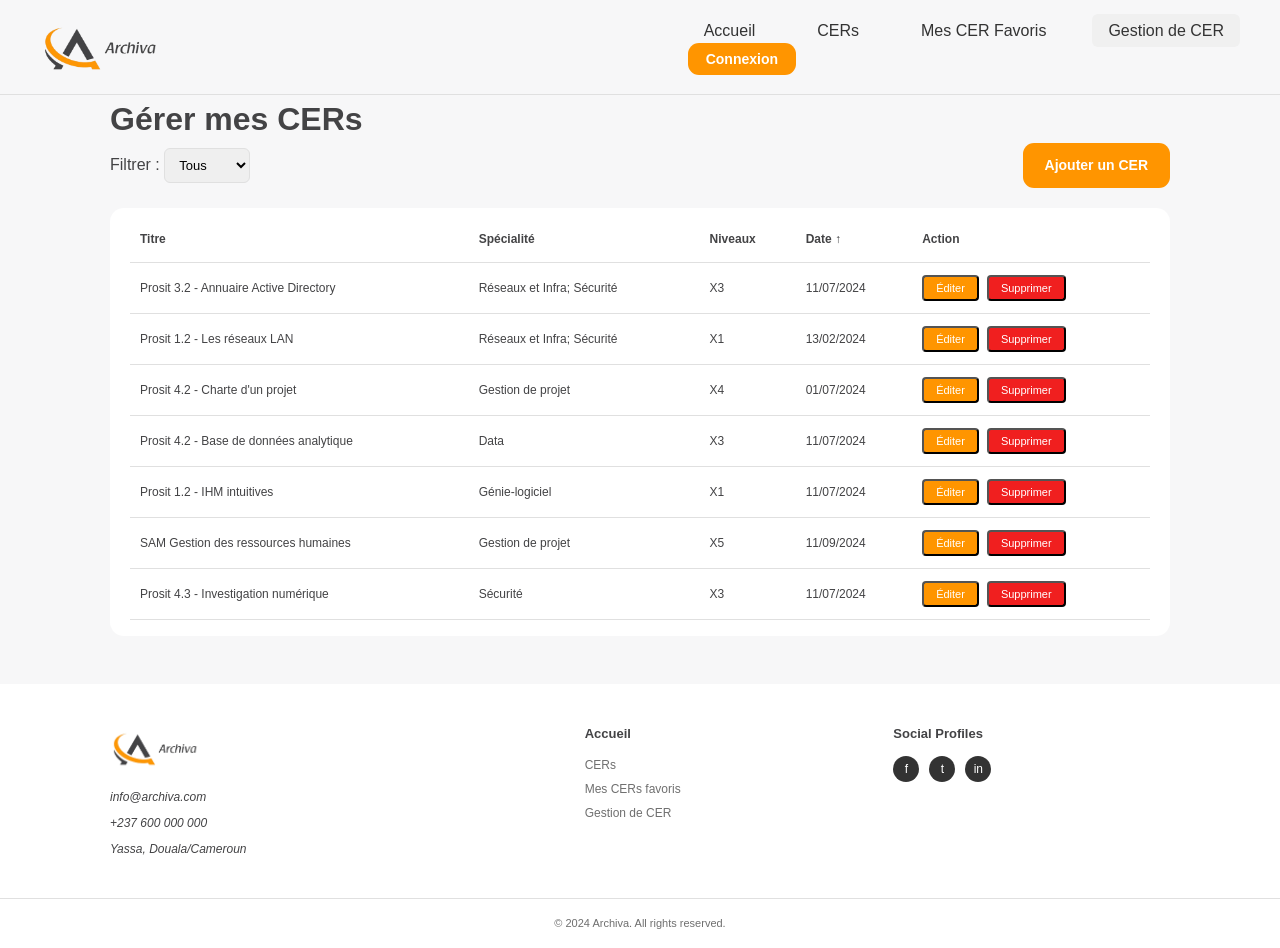
<file: mes-cers.html>
<!DOCTYPE html>
<html lang="fr">
<head>
    <meta charset="utf-8">
    <meta name="viewport" content="width=device-width, initial-scale=1.0">
    <title>Archiva - Gérer mes CERs</title>
    <link rel="stylesheet" href="styles/style.css">
    <link rel="stylesheet" href="styles/header.css">
    <link rel="stylesheet" href="styles/table.css">
    <link rel="stylesheet" href="styles/footer.css">
    <link rel="stylesheet" href="styles/responsive.css">
</head>
<body>

    <header>
        <nav>
            <div class="logo">
                <img src="assets/images/logo.png" alt="Archiva logo">
            </div>

            <!-- Menu mobile sans JavaScript : case cochée = menu ouvert -->
            <input type="checkbox" id="menu-toggle" class="nav_toggle">
            <label for="menu-toggle" class="nav_burger" aria-label="Ouvrir le menu"><span></span></label>

            <div class="nav_panel">
                <label for="menu-toggle" class="nav_close" aria-label="Fermer le menu">&times;</label>
                <ul>
                    <li><a href="index.html" class="nav_link">Accueil</a></li>
                    <li><a href="cers.html" class="nav_link">CERs</a></li>
                    <li><a href="favoris.html" class="nav_link">Mes CER Favoris</a></li>
                    <li><a href="mes-cers.html" class="nav_link nav_link--active">Gestion de CER</a></li>
                </ul>
                <a href="connexion.html"><button class="connexion">Connexion</button></a>
            </div>
        </nav>
    </header>

    <main class="container">
        <h1 class="page_title">Gérer mes CERs</h1>

        <div class="manage_bar">
            <label>Filtrer :
                <select>
                    <option>Tous</option>
                    <option>X1</option><option>X2</option><option>X3</option><option>X4</option><option>X5</option>
                </select>
            </label>
            <a href="add-cer.html" class="btn btn--primary">Ajouter un CER</a>
        </div>

        <div class="table_wrapper">
            <table>
                <thead>
                    <tr>
                        <th>Titre</th>
                        <th>Spécialité</th>
                        <th>Niveaux</th>
                        <th>Date &uarr;</th>
                        <th>Action</th>
                    </tr>
                </thead>
                <tbody>
                <tr>
                    <td>Prosit 3.2 - Annuaire Active Directory</td>
                    <td>Réseaux et Infra; Sécurité</td>
                    <td>X3</td>
                    <td>11/07/2024</td>
                    <td>
                        <div class="table_actions">
                            <button class="btn--table btn--edit">Éditer</button>
                            <button class="btn--table btn--delete">Supprimer</button>
                        </div>
                    </td>
                </tr>
                <tr>
                    <td>Prosit 1.2 - Les réseaux LAN</td>
                    <td>Réseaux et Infra; Sécurité</td>
                    <td>X1</td>
                    <td>13/02/2024</td>
                    <td>
                        <div class="table_actions">
                            <button class="btn--table btn--edit">Éditer</button>
                            <button class="btn--table btn--delete">Supprimer</button>
                        </div>
                    </td>
                </tr>
                <tr>
                    <td>Prosit 4.2 - Charte d'un projet</td>
                    <td>Gestion de projet</td>
                    <td>X4</td>
                    <td>01/07/2024</td>
                    <td>
                        <div class="table_actions">
                            <button class="btn--table btn--edit">Éditer</button>
                            <button class="btn--table btn--delete">Supprimer</button>
                        </div>
                    </td>
                </tr>
                <tr>
                    <td>Prosit 4.2 - Base de données analytique</td>
                    <td>Data</td>
                    <td>X3</td>
                    <td>11/07/2024</td>
                    <td>
                        <div class="table_actions">
                            <button class="btn--table btn--edit">Éditer</button>
                            <button class="btn--table btn--delete">Supprimer</button>
                        </div>
                    </td>
                </tr>
                <tr>
                    <td>Prosit 1.2 - IHM intuitives</td>
                    <td>Génie-logiciel</td>
                    <td>X1</td>
                    <td>11/07/2024</td>
                    <td>
                        <div class="table_actions">
                            <button class="btn--table btn--edit">Éditer</button>
                            <button class="btn--table btn--delete">Supprimer</button>
                        </div>
                    </td>
                </tr>
                <tr>
                    <td>SAM Gestion des ressources humaines</td>
                    <td>Gestion de projet</td>
                    <td>X5</td>
                    <td>11/09/2024</td>
                    <td>
                        <div class="table_actions">
                            <button class="btn--table btn--edit">Éditer</button>
                            <button class="btn--table btn--delete">Supprimer</button>
                        </div>
                    </td>
                </tr>
                <tr>
                    <td>Prosit 4.3 - Investigation numérique</td>
                    <td>Sécurité</td>
                    <td>X3</td>
                    <td>11/07/2024</td>
                    <td>
                        <div class="table_actions">
                            <button class="btn--table btn--edit">Éditer</button>
                            <button class="btn--table btn--delete">Supprimer</button>
                        </div>
                    </td>
                </tr>
                </tbody>
            </table>
        </div>
    </main>

    <footer>
        <div class="footer_container container">
            <div class="footer_brand">
                <img class="footer_logo" src="assets/images/logo.png" alt="Archiva logo">
                <address class="footer_contact">
                    <p>info@archiva.com</p>
                    <p>+237 600 000 000</p>
                    <p>Yassa, Douala/Cameroun</p>
                </address>
            </div>

            <nav>
                <h3 class="footer_title"><a href="index.html">Accueil</a></h3>
                <ul class="footer_links">
                    <li><a href="cers.html">CERs</a></li>
                    <li><a href="favoris.html">Mes CERs favoris</a></li>
                    <li><a href="mes-cers.html">Gestion de CER</a></li>
                </ul>
            </nav>

            <div>
                <h3 class="footer_title">Social Profiles</h3>
                <div class="footer_icons">
                    <a href="#" class="footer_icon" aria-label="Facebook">f</a>
                    <a href="#" class="footer_icon" aria-label="Twitter">t</a>
                    <a href="#" class="footer_icon" aria-label="LinkedIn">in</a>
                </div>
            </div>
        </div>
        <p class="footer_copyright">&copy; 2024 Archiva. All rights reserved.</p>
    </footer>

    <script src="https://code.jquery.com/jquery-3.7.1.min.js"></script>
    <script src="script.js" defer></script>
</body>
</html>
</file>
<file: styles/style.css>
/* ==========================================================
   STYLE.CSS — Réglages globaux du site (reset, variables, boutons)
   Un fichier par composant, comme tu l'as commencé avec header.css.
   ========================================================== */

/* ----- Variables : couleurs reprises de ton logo (assets/images/logo.png) ----- */
:root {
    --color-primary: #ff9500;      /* orange du logo */
    --color-primary-dark: #e08600;
    --color-text: #434345;         /* gris foncé du logo */
    --color-muted: #6f6f6f;
    --color-bg: #f7f7f8;           /* même gris que header.css */
    --color-surface: #ffffff;
    --color-border: #e0e0e0;
    --radius: 11px;                /* rayon déjà utilisé sur .connexion */
    --container: 1140px;
}

/* ----- Reset (déjà présent, on garde tel quel) ----- */
*{
    margin: 0;
    padding:0;
    box-sizing: border-box;
}

body{
    font-family: Arial, Helvetica, sans-serif;
    color: var(--color-text);
    background-color: var(--color-bg);
    line-height: 1.5;
}

img { max-width: 100%; display: block; }
ul  { list-style: none; }
a   { color: inherit; text-decoration: none; }

/* ----- Conteneur centré, réutilisé sur toutes les sections ----- */
.container {
    width: 100%;
    max-width: var(--container);
    margin: 0 auto;
    padding: 0 40px;
}

/* ----- Boutons génériques (DRY : une seule définition, réutilisée partout) ----- */
.btn {
    display: inline-block;
    padding: 12px 22px;
    border: none;
    border-radius: var(--radius);
    font-size: 14px;
    font-weight: bold;
    cursor: pointer;
    transition: background-color 0.2s;
}
.btn--primary   { background-color: var(--color-primary); color: #fff; }
.btn--primary:hover   { background-color: var(--color-primary-dark); }
.btn--secondary { background-color: var(--color-surface); color: var(--color-text); border: 1px solid var(--color-border); }
.btn--secondary:hover { background-color: #efefef; }
.btn--block     { display: block; width: 100%; text-align: center; padding: 14px; }

/* ----- Champ de formulaire générique (DRY : réutilisé par la modale
   d'ajout de CER ET par les pages connexion / inscription) ----- */
.field{
    display: flex;
    flex-direction: column;
    gap: 6px;
    margin-bottom: 16px;
}
.field label{
    font-size: 13px;
    font-weight: bold;
}
/* :not([type="checkbox"]) évite que cette règle s'applique aussi aux
   cases à cocher des domaines de spécialité (modal.css) */
.field input:not([type="checkbox"]),
.field select,
.field textarea{
    width: 100%;
    padding: 12px 14px;
    border: 1px solid #eee;
    border-radius: 8px;
    background-color: #fafafa;
    font-size: 13px;
}
.field textarea{
    min-height: 100px;
    resize: vertical;
}

/* ==========================================================
   FORM_FEEDBACK — Message de retour dynamique (JS) pour les
   formulaires (connexion, inscription, ajout de CER)
   ========================================================== */
.form_feedback{
    display: none;
    margin-top: 14px;
    padding: 10px 14px;
    border-radius: 8px;
    font-size: 12px;
    font-weight: bold;
    text-align: center;
}
.form_feedback--visible{
    display: block;
}
.form_feedback--erreur{
    background-color: #fdecea;
    color: #f01f1f;
}
.form_feedback--succes{
    background-color: #eaf7ec;
    color: #1f8f3f;
}
</file>
<file: styles/header.css>
/* ==========================================================
   HEADER.CSS — Entête et navigation
   ========================================================== */

header{
    position: sticky;
    top: 0;
    z-index: 10;
    background-color:#f7f7f8;
    border-bottom: 1px solid #e0e0e0;
}

header nav{
    display: flex;
    align-items:center;
    justify-content: space-between;
    padding: 15px 40px;   /* correction : "15 40" n'a pas d'unité, le navigateur l'ignorait */
}
/* Remarque : on écrit bien "header nav" et non "nav" tout seul, sinon ce style
   s'appliquerait aussi au <nav> du pied de page (footer.css) et casserait sa mise en page. */

.logo img{
    height: 64px;
}

header nav ul{
    display: flex;
    list-style: none;
    gap: 30px;
}

.nav_link{
    text-decoration: none;
    color: #333;
    font-size: 16px;
    padding: 8px 16px;
    border-radius: 6px;
    transition: background-color 0.2s;
}

.nav_link--active{
    background-color: #f0f0f0;
}

.connexion{
    background-color: #ff9500;
    border-radius: 11px;
    padding: 8px 18px;
    border: none;
    color: #fff;
    font-weight: bold;
    font-size: 14px;
    cursor: pointer;
    transition: background-color 0.2s;
}
.connexion:hover{
    background-color: #e08600;
}

/* ----- Menu mobile : caché sur ordinateur ----- */
.nav_toggle, .nav_burger, .nav_close { display: none; }

/* La media query complète pour le burger est dans responsive.css,
   qui est chargé en dernier sur chaque page. */
</file>
<file: styles/hero.css>
/* ==========================================================
   HERO.CSS — Section « Bienvenue sur Archiva » (page d'accueil)
   ========================================================== */

.hero{
    display: flex;
    flex-direction: column;
    align-items: center;
    gap: 16px;
    text-align: center;
    padding-top: 48px;
    padding-bottom: 32px;
}

.hero_search{
    width: 100%;
    max-width: 640px;
    position: relative;
}

.hero_search input{
    width: 100%;
    padding: 12px 16px 12px 42px;
    border: none;
    border-radius: 8px;
    background-color: #fff;
    font-size: 13px;
}

.hero_search::before{
    content: "";
    position: absolute;
    left: 16px;
    top: 50%;
    width: 16px;
    height: 16px;
    transform: translateY(-50%);
    border: 2px solid #9a9a9a;
    border-radius: 50%;
}

.hero_title{
    margin-top: 24px;
    padding: 8px 22px;
    border-radius: 8px;
    background-color: #fff;
    font-size: 30px;
    font-weight: bold;
}

.hero_subtitle{
    font-size: 20px;
}

.hero_quote{
    font-size: 12px;
    color: var(--color-muted);
}

.hero_actions{
    display: flex;
    gap: 16px;
    margin-top: 8px;
}
</file>
<file: styles/cards.css>
/* ==========================================================
   CARDS.CSS — Carte de présentation d'un CER + section « Les meilleurs CERs »
   Réalisée une seule fois (principe DRY), réutilisée sur toutes les pages.
   ========================================================== */

.featured{
    padding-top: 32px;
    padding-bottom: 48px;
}

.featured_header{
    display: flex;
    justify-content: space-between;
    align-items: flex-end;
    gap: 16px;
    margin-bottom: 32px;
}

.featured_title{
    font-size: 28px;
    font-weight: bold;
    margin-bottom: 8px;
}

.featured_text{
    max-width: 60ch;
    font-size: 13px;
    color: var(--color-muted);
}

.card_list{
    display: grid;
    grid-template-columns: repeat(auto-fit, minmax(280px, 1fr));
    gap: 24px;
}

.card{
    display: flex;
    flex-direction: column;
    padding: 20px;
    border-radius: 14px;
    background-color: var(--color-surface);
    box-shadow: 0 2px 10px rgba(0, 0, 0, .06);
    transition: transform .2s, box-shadow .2s;
}
.card:hover{
    transform: translateY(-4px);
    box-shadow: 0 8px 20px rgba(0, 0, 0, .1);
}

.card_image{
    width: 100%;
    aspect-ratio: 16 / 10;
    object-fit: cover;
    border-radius: 8px;
}

.card_body{
    display: flex;
    flex-direction: column;
    gap: 12px;
    flex: 1;
    margin-top: 16px;
}

.card_meta{
    display: flex;
    justify-content: space-between;
    align-items: center;
    font-size: 12px;
    font-weight: bold;
}

.card_fav{
    width: 22px;
    height: 22px;
    border: none;
    background: transparent;
    cursor: pointer;
    position: relative;
}
.card_fav::before{
    content: "\2661";  /* coeur vide */
    font-size: 20px;
    color: #333;
}
.card_fav--active::before{
    content: "\2665";  /* coeur plein */
    color: #e53935;
}

.card_title{
    font-size: 15px;
    font-weight: bold;
}

/* Troncature du texte EN CSS (exigence du guide), pas dans le HTML */
.card_text{
    display: -webkit-box;
    -webkit-line-clamp: 5;
    line-clamp: 5;
    -webkit-box-orient: vertical;
    overflow: hidden;
    font-size: 12px;
    color: var(--color-muted);
}

.card_btn{
    width: 100%;
    margin-top: auto;
    padding: 12px;
    border: none;
    border-radius: 8px;
    background-color: #f0f0f0;
    font-size: 12px;
    font-weight: bold;
    cursor: pointer;
    transition: background-color .2s;
}
.card_btn:hover{
    background-color: #e6e6e6;
}

/* ==========================================================
   CARD_BTN--MASQUER — Bouton ajouté dynamiquement en JS (script.js)
   pour masquer une carte CER du catalogue
   ========================================================== */
.card_btn--masquer{
    margin-top: 6px;
    background-color: transparent;
    color: #f01f1f;
    box-shadow: inset 0 0 0 1px #f01f1f;
}
.card_btn--masquer:hover{
    background-color: #fdecea;
}
</file>
<file: styles/footer.css>
/* ==========================================================
   FOOTER.CSS — Pied de page
   ========================================================== */

footer{
    background-color: var(--color-surface);
}

.footer_container{
    display: grid;
    grid-template-columns: 1.6fr 1fr 1fr;
    gap: 32px;
    padding-top: 40px;
    padding-bottom: 32px;
}

.footer_logo{
    height: 48px;
    margin-bottom: 16px;
}

.footer_contact p{
    margin-bottom: 8px;
    font-size: 12px;
}

.footer_title{
    margin-bottom: 12px;
    font-size: 13px;
    font-weight: bold;
}

.footer_links li{
    margin-bottom: 6px;
    font-size: 12px;
    color: var(--color-muted);
}
.footer_links a:hover{
    color: var(--color-primary);
}

.footer_icons{
    display: flex;
    gap: 10px;
}
.footer_icon{
    display: grid;
    place-items: center;
    width: 26px;
    height: 26px;
    border-radius: 50%;
    background-color: #333;
    color: #fff;
    font-size: 12px;
}

.footer_copyright{
    padding: 16px;
    border-top: 1px solid var(--color-border);
    text-align: center;
    font-size: 11px;
    color: var(--color-muted);
}
</file>
<file: styles/responsive.css>
/* ==========================================================
   RESPONSIVE.CSS — Toujours chargé EN DERNIER sur chaque page,
   pour surcharger les règles des autres fichiers.
   ========================================================== */

@media only screen and (max-width: 1000px) {
    .catalog{
        grid-template-columns: 170px 1fr;
        gap: 20px;
    }
}

@media only screen and (max-width: 768px) {

    /* ----- Menu burger plein écran, sans JavaScript ----- */
    .nav_burger{
        display: block;
        width: 30px;
        height: 24px;
        position: relative;
        background: transparent;
        border: none;
        cursor: pointer;
    }
    .nav_burger span,
    .nav_burger::before,
    .nav_burger::after{
        content: "";
        position: absolute;
        left: 0;
        width: 100%;
        height: 3px;
        background-color: #333;
    }
    .nav_burger::before{ top: 0; }
    .nav_burger span{ top: 10px; }
    .nav_burger::after{ top: 20px; }

    .nav_panel{
        display: none;
        position: fixed;
        inset: 0;
        z-index: 100;
        flex-direction: column;
        justify-content: space-between;
        align-items: center;
        min-height: 75vh;
        padding: 72px 24px 32px;
        border-radius: 0 0 32px 32px;
        background-color: #fff;
        box-shadow: 0 0 0 100vmax rgba(0, 0, 0, .55);
    }
    .nav_toggle:checked ~ .nav_panel{
        display: flex;
    }
    .nav_close{
        display: block;
        position: absolute;
        top: 20px;
        right: 20px;
        width: 30px;
        height: 30px;
        border: none;
        background: transparent;
        font-size: 26px;
        cursor: pointer;
    }
    header nav ul{
        flex-direction: column;
        gap: 0;
        width: 100%;
    }
    header nav ul li{
        border-bottom: 1px solid #d9d9d9;
        text-align: center;
    }
    .nav_link{
        display: block;
        padding: 18px 0;
        border-radius: 0;
        font-size: 24px;
    }
    .nav_link--active{
        background-color: transparent;
        font-weight: bold;
    }

    /* ----- Accueil ----- */
    .hero{ padding-top: 24px; }
    .hero_title{ font-size: 18px; }
    .hero_subtitle{ font-size: 17px; }
    .featured_header{ flex-direction: column; align-items: center; text-align: center; }
    .featured_title{ font-size: 22px; }
    .featured_text{ text-align: justify; }
    .card_list{ grid-template-columns: 1fr; }
    .card_image{ aspect-ratio: 8 / 7; }

    /* ----- Catalogue ----- */
    .catalog{ grid-template-columns: 1fr; }
    .filters{ display: grid; grid-template-columns: 1fr 1fr; gap: 16px; }
    .filters_group{ margin-bottom: 0; }
    .manage_bar{ flex-wrap: wrap; }

    /* ----- Connexion / inscription ----- */
    .auth_card{ grid-template-columns: 1fr; padding: 28px 24px; }
    .auth_illustration{ display: none; }

    /* ----- Pied de page ----- */
    .footer_container{ grid-template-columns: 1fr; text-align: center; }
    .footer_contact{ display: flex; flex-direction: column; align-items: center; }
    .footer_icons{ justify-content: center; }
}
</file>
<file: styles/table.css>
/* ==========================================================
   TABLE.CSS — Page « Gérer mes CERs »
   ========================================================== */

.manage_bar{
    display: flex;
    justify-content: space-between;
    align-items: center;
    gap: 16px;
    margin-bottom: 20px;
}

.manage_bar select{
    padding: 8px 26px 8px 10px;
    border: 1px solid var(--color-border);
    border-radius: 6px;
    font-size: 13px;
}

.table_wrapper{
    overflow-x: auto;
    margin-bottom: 48px;
    padding: 8px 20px 16px;
    border-radius: 14px;
    background-color: var(--color-surface);
}

table{
    width: 100%;
    min-width: 640px;
    border-collapse: collapse;
    font-size: 12px;
}

th{
    padding: 14px 10px;
    text-align: left;
    font-weight: bold;
    border-bottom: 1px solid var(--color-border);
}

td{
    padding: 12px 10px;
    border-bottom: 1px solid var(--color-border);
}

.table_actions{
    display: flex;
    gap: 8px;
}

.btn--table{
    padding: 5px 12px;
    font-size: 11px;
    border-radius: 4px;
}
.btn--edit{ background-color: var(--color-primary); color: #fff; }
.btn--delete{ background-color: #f01f1f; color: #fff; }
</file>
<file: styles/catalog.css>
/* ==========================================================
   CATALOG.CSS — Pages « Tous les CERs » et « Mes CERs favoris »
   ========================================================== */

.page_title{
    padding-top: 32px;
    padding-bottom: 20px;
    font-size: 26px;
    font-weight: bold;
}

.catalog{
    display: grid;
    grid-template-columns: 200px 1fr;
    gap: 32px;
    padding-bottom: 48px;
}

.filters_group{
    margin-bottom: 28px;
}

.filters_title{
    margin-bottom: 12px;
    font-size: 14px;
    font-weight: bold;
}

.option{
    display: flex;
    align-items: center;
    gap: 10px;
    margin-bottom: 9px;
    font-size: 12px;
    color: var(--color-muted);
}

.option input[type="checkbox"]{
    width: 16px;
    height: 16px;
    accent-color: var(--color-primary);
}

.toolbar{
    display: flex;
    align-items: center;
    flex-wrap: wrap;
    gap: 16px;
    margin-bottom: 20px;
}

.toolbar_count{
    font-size: 12px;
    font-weight: bold;
    white-space: nowrap;
}

.toolbar_search{
    flex: 1;
    min-width: 180px;
    position: relative;
}
.toolbar_search input{
    width: 100%;
    padding: 10px 14px 10px 36px;
    border: 1px solid var(--color-border);
    border-radius: 8px;
    font-size: 13px;
}
.toolbar_search::before{
    content: "";
    position: absolute;
    left: 14px;
    top: 50%;
    width: 12px;
    height: 12px;
    transform: translateY(-50%);
    border: 2px solid #9a9a9a;
    border-radius: 50%;
}

.toolbar_sort select,
select.select{
    padding: 9px 30px 9px 12px;
    border: 1px solid var(--color-border);
    border-radius: 8px;
    background-color: #fff;
    font-size: 13px;
    cursor: pointer;
}

.view_toggle{
    display: flex;
    gap: 8px;
}
.view_toggle button{
    width: 40px;
    height: 40px;
    border: 1px solid var(--color-primary);
    border-radius: 6px;
    background-color: #fff;
    cursor: pointer;
}
.view_toggle button.view_toggle--active{
    background-color: #fff3e0;
}

.pagination{
    display: flex;
    justify-content: center;
    gap: 10px;
    margin-top: 32px;
}
.pagination_item{
    display: grid;
    place-items: center;
    width: 26px;
    height: 26px;
    border-radius: 50%;
    background-color: #e6e6e6;
    font-size: 11px;
    font-weight: bold;
}
.pagination_item--active{
    background-color: var(--color-primary);
    color: #fff;
}
</file>
<file: styles/modal.css>
/* ==========================================================
   MODAL.CSS — Modale « Ajouter un nouveau CER »
   ========================================================== */

.modal{
    position: fixed;
    inset: 0;
    z-index: 50;
    display: flex;
    justify-content: center;
    padding: 32px 16px;
    overflow-y: auto;
    background-color: rgba(0, 0, 0, .55);
}

.modal_dialog{
    position: relative;
    width: 100%;
    max-width: 540px;
    margin: auto;
    padding: 24px 32px 32px;
    border-radius: 8px;
    background-color: var(--color-surface);
}

.modal_close{
    position: absolute;
    top: 16px;
    right: 16px;
    width: 22px;
    height: 22px;
    border: none;
    background: transparent;
    color: #e53935;
    font-size: 22px;
    font-weight: bold;
    cursor: pointer;
    line-height: 1;
}

.modal_title{
    margin-bottom: 24px;
    text-align: center;
    font-size: 16px;
    font-weight: bold;
}

.checkbox_box{
    padding: 14px 16px 6px;
    border-radius: 8px;
    background-color: #f0f0f0;
}

.dropzone{
    display: flex;
    flex-direction: column;
    align-items: center;
    gap: 10px;
    padding: 28px 16px;
    border-radius: 8px;
    background-color: #f0f0f0;
    text-align: center;
    cursor: pointer;
}
.dropzone_icon{
    font-size: 26px;
}
.dropzone_text{
    font-size: 11px;
    font-style: italic;
    color: var(--color-muted);
}
.dropzone input{
    position: absolute;
    width: 1px;
    height: 1px;
    opacity: 0;
}

.modal_submit{
    display: block;
    margin: 24px auto 0;
    padding: 10px 26px;
}
</file>
<file: styles/auth.css>
/* ==========================================================
   AUTH.CSS — Pages Connexion et Inscription (sans entête)
   ========================================================== */

.auth_page{
    display: grid;
    place-items: center;
    min-height: 100vh;
    padding: 24px;
    background: linear-gradient(to bottom, #f0a56f 0%, #f7d29b 45%, #fbf3e4 100%);
}

.auth_card{
    display: grid;
    grid-template-columns: 1fr 1fr;
    align-items: center;
    gap: 40px;
    width: 100%;
    max-width: 1000px;
    padding: 40px 48px;
    border-radius: 28px;
    background-color: #fff;
}

.auth_title{
    margin-bottom: 20px;
    text-align: center;
    font-size: 32px;
    font-weight: bold;
}

.auth_forgot{
    display: block;
    margin-bottom: 16px;
    text-align: right;
    font-size: 12px;
    color: var(--color-primary);
}

.auth_switch{
    margin-top: 20px;
    text-align: center;
    font-size: 13px;
}
.auth_switch a{
    color: var(--color-primary);
    text-decoration: underline;
}

.auth_illustration{
    width: 100%;
    height: auto;
}
</file>
